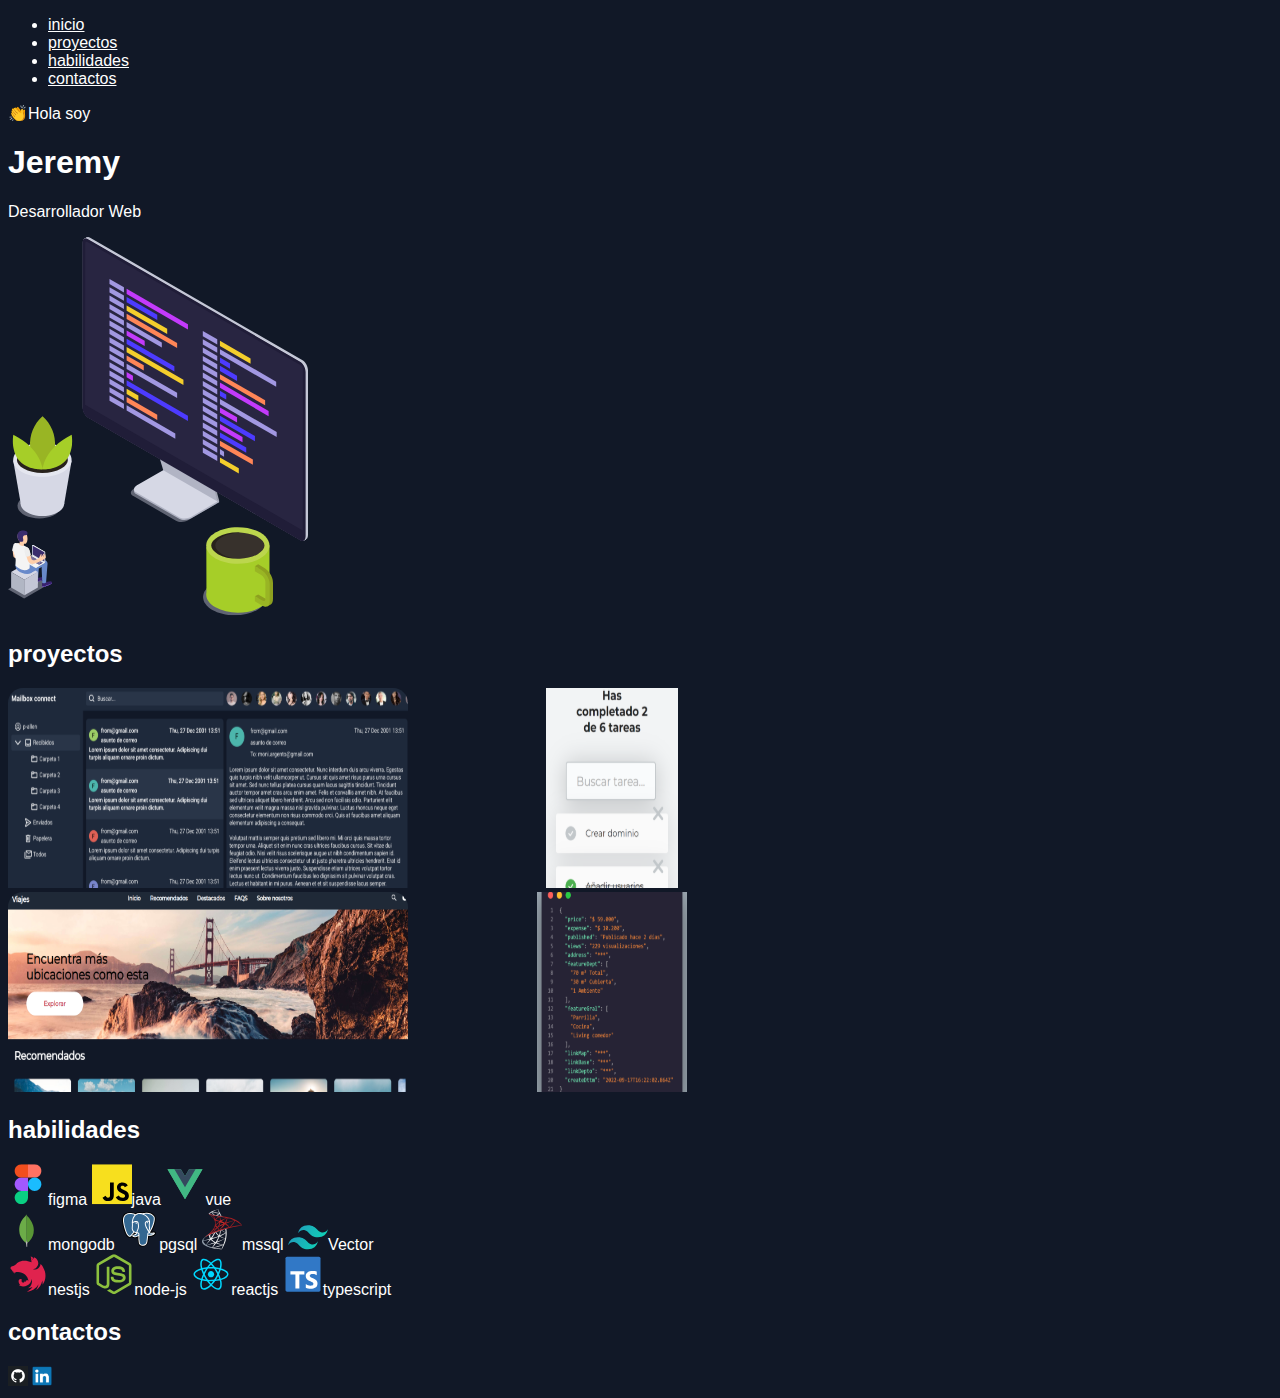
<file: index.html>
<!DOCTYPE html>
<html lang="en">
  <head>
    <meta charset="UTF-8" />
    <meta name="viewport" content="width=device-width, initial-scale=1.0" />
    <!--LAS ETIQUETAS PARA EL SEO-->
    <meta property="og:title" content="Jeremy Hasael - Mi primer portafolio" />
    <meta
      property="og:description"
      content="este es mi primer portafolio web, donde subire mis proyectos"
    />
    <meta
      property="og:image"
      content="https://img.freepik.com/fotos-premium/imagen-fondo_910766-170.jpg"
    />
    <meta property="og:type" content="website" />
    <meta name="keywords" content="Jeremy hasael, javascript, tecsup, codigo, full stack" />
    <title>Mi portafolio web</title>
  </head>
  <style>
    * {
      background-color: #111827;
      color: white;
      font-family: helvetica, sans-serif;
    }
  </style>

  <body>
    <nav>
      <ul>
        <li><a href="#"> inicio</a></li>
        <li><a href="#"> proyectos</a></li>
        <li><a href="#"> habilidades</a></li>
        <li><a href="#"> contactos</a></li>
      </ul>
    </nav>
    <section>
      <div>
        <p>👏Hola soy</p>
        <h1>Jeremy</h1>
        <p>Desarrollador Web</p>
      </div>
      <div>
        <img src="./imagenes/landing/coding.svg" alt="" />
      </div>
    </section>
    <section>
      <h2>proyectos</h2>
      <div>
        <div>
          <img src="./imagenes/projec/chats.svg" alt="" />
          <img src="./imagenes/projec/listapi.svg" alt="" />
        </div>
        <div>
          <img src="./imagenes/projec/paisajecontexto.svg" alt="" />
          <img src="./imagenes/projec/progamancio.svg" alt="" />
        </div>
      </div>
    </section>
    <section>
      <h2>habilidades</h2>
      <div>
        <div>
          <span>
            <img src="./imagenes/habilidades/figma.svg" alt="" />figma
          </span>
          <span
            ><img
              src="./imagenes/habilidades/javascript.svg"
              alt=""
            />java</span
          >
          <span><img src="./imagenes/habilidades/vue.svg" alt="" />vue</span>
        </div>
        <div>
          <span
            ><img
              src="./imagenes/habilidades/mongodb.svg"
              alt=""
            />mongodb</span
          >
          <span
            ><img src="./imagenes/habilidades/pgsql.svg" alt="" />pgsql</span
          >
          <span
            ><img src="./imagenes/habilidades/mssql.svg" alt="" />mssql</span
          >
          <span
            ><img src="./imagenes/habilidades/Vector.svg" alt="" />Vector</span
          >
        </div>
        <div>
          <span
            ><img src="./imagenes/habilidades/nestjs.svg" alt="" />nestjs</span
          >
          <span
            ><img
              src="./imagenes/habilidades/node-js.svg"
              alt=""
            />node-js</span
          >
          <span
            ><img
              src="./imagenes/habilidades/reactjs.svg"
              alt=""
            />reactjs</span
          >
          <span
            ><img
              src="./imagenes/habilidades/typescript.svg"
              alt=""
            />typescript</span
          >
        </div>
      </div>
    </section>
    <section>
      <h2>contactos</h2>
      <div>
        <img
          src="./imagenes/contac/github-6980894_1280.webp"
          height="20"
          width="20"
          alt=""
        />
        <img
          src="./imagenes/contac/logotipo-oficial-linkedin-2014.webp"
          width="20"
          height="20"
          alt=""
        />
      </div>
    </section>
  </body>
</html>
</file>
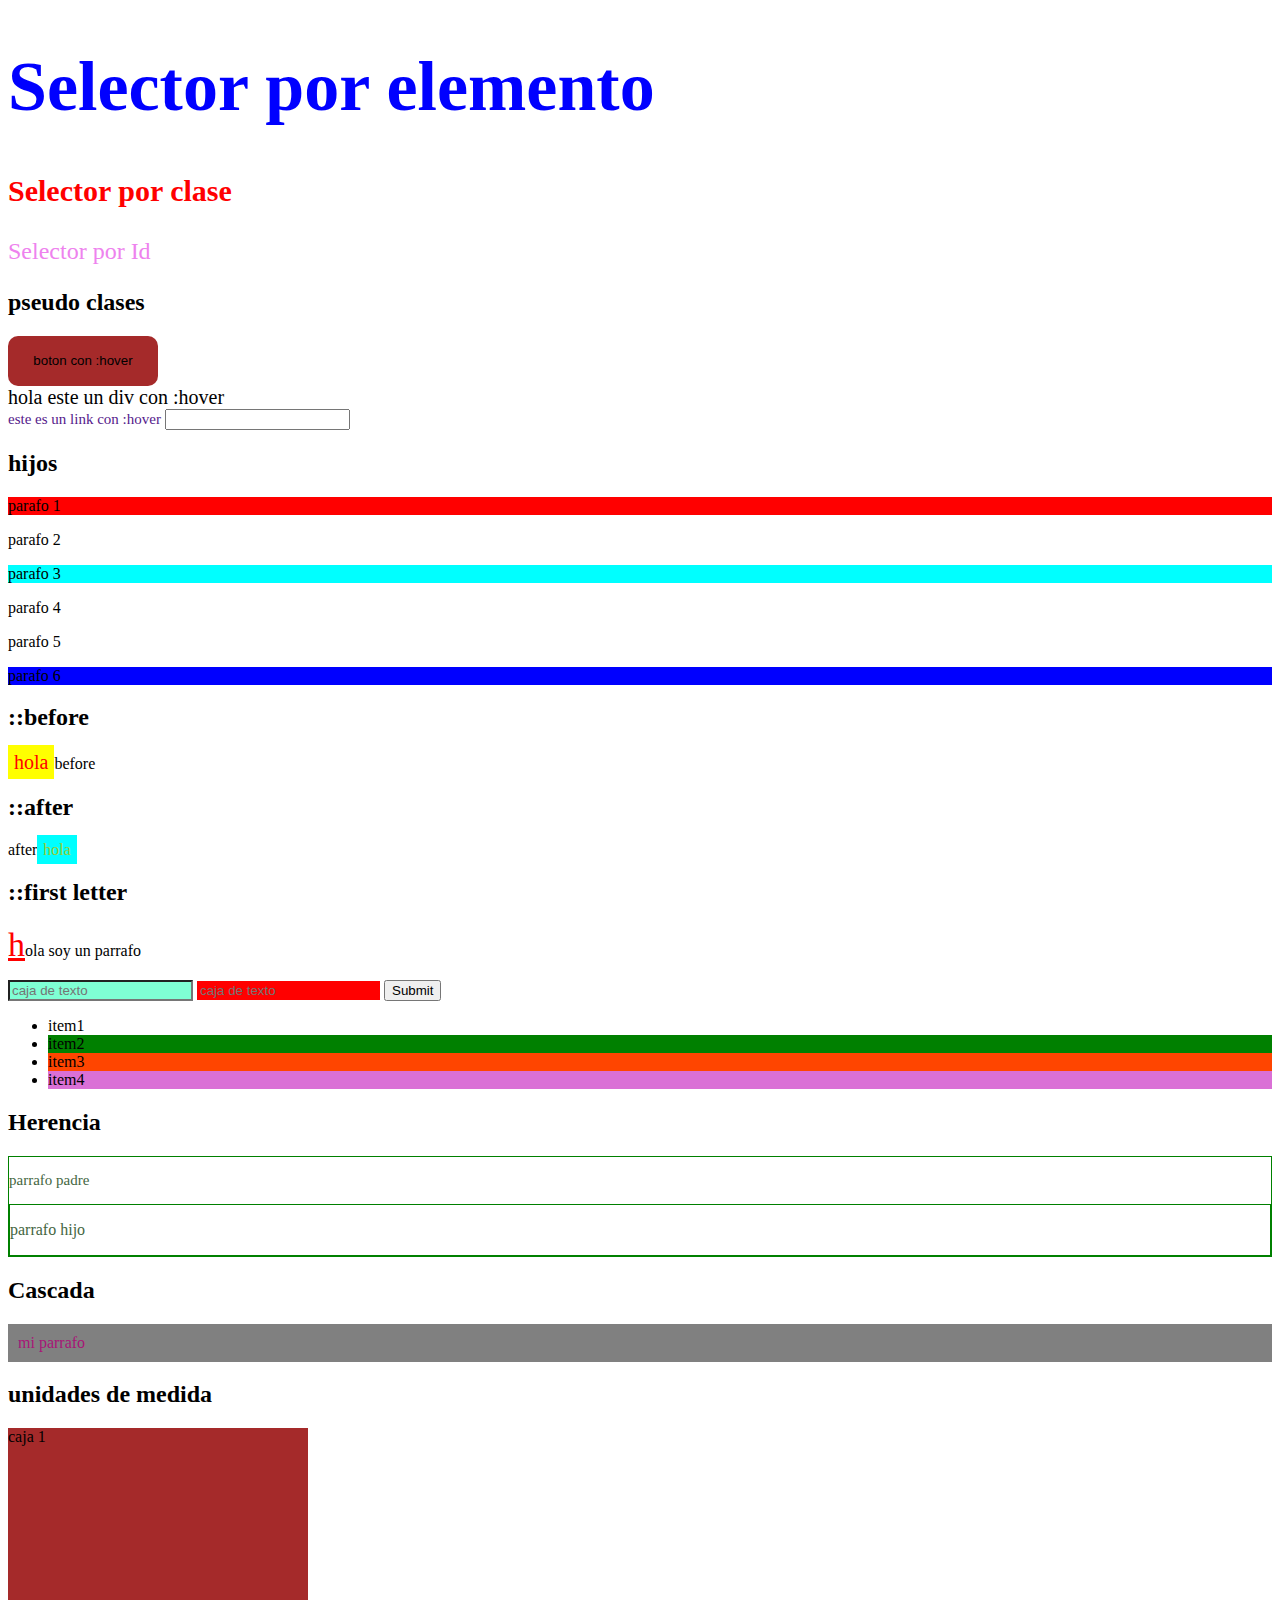
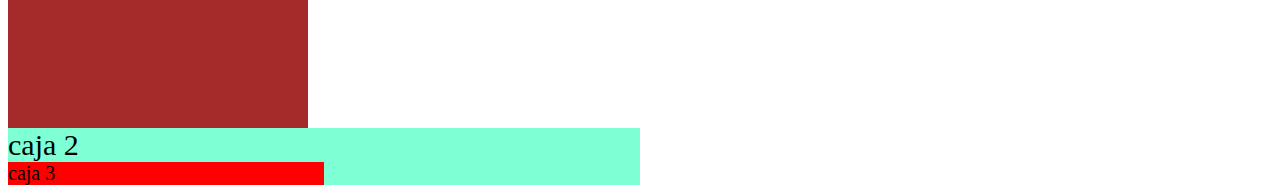
<file: semana2/dia2/index.html>
<!DOCTYPE html>
<html lang="en">
<head>
    <meta charset="UTF-8">
    <meta name="viewport" content="width=device-width, initial-scale=1.0">
    <title>Aprendiendo CSS</title>
    <link rel="stylesheet" href="./styles.css">
    <!-- <style>
        body {
            background-color: blueviolet;
        }
    </style> -->
</head>
<body>
    <!-- <p style="font-size: 30px;">soy un texto</p> -->

    <!-- selectores -->
    <h1>Selector por elemento</h1>
    <h3 class="selector-clase">Selector por clase</h3>
    <p id="selector-id">Selector por Id</p> 

    <!-- pseudo clases -->
    <h2>pseudo clases</h2>
    <button>boton con :hover</button>
    <div class="pseudo-clase-hover">hola este un div con :hover</div>
    <a class="pseudoc-clase-link-hover" href="">este es un link con :hover</a>
    <input type="text">
        
    <h2>hijos</h2>
    <div class="hijos-pseudo">
        <p class="p">parafo 1</p>
        <p class="p">parafo 2</p>
        <p class="p">parafo 3</p>
        <p class="p">parafo 4</p>
        <p class="p">parafo 5</p>
        <p class="p">parafo 6</p>
    </div>
        <!-- pseudo elementos -->
        <h2>::before</h2>
        <div class="prueba-before">before</div>
        <h2>::after</h2>
        <div class="prueba-after">after</div>
        <h2>::first letter</h2>
        <p class="prueba-first-letter">hola soy un parrafo</p>

        <!-- pseudo clase de falidacion -->

        <form action="">
            <input class="input1" type="text" placeholder="caja de texto">
            <input class="input1" type="text" placeholder="caja de texto" required> 
            <input  type="submit" >
        </form>
        <!-- selectores combinados y muliples -->
        <div class="padre">
            <ul>
                <li>item1</li>
                <li class="seleciona-este-li">item2</li>
                <li>item3</li>
                <li>item4</li>
            </ul>
        </div>
        
        <!-- herencia -->
        <h2>Herencia</h2>
        <div class="container">
            <p>parrafo padre</p>
            <div class="child">
                <p>parrafo hijo</p>
            </div>
        </div>

        <!-- cascada -->
        <h2>Cascada</h2>
        <div class="miparrafo">mi parrafo</div>

        <!-- unidades de medida -->
        <h2>unidades de medida</h2>
        <div class="caja1">caja 1</div>
        <div class="caja2">
            caja 2
        <div class="caja3">caja 3</div>
        </div>
</body>
</html>
</file>
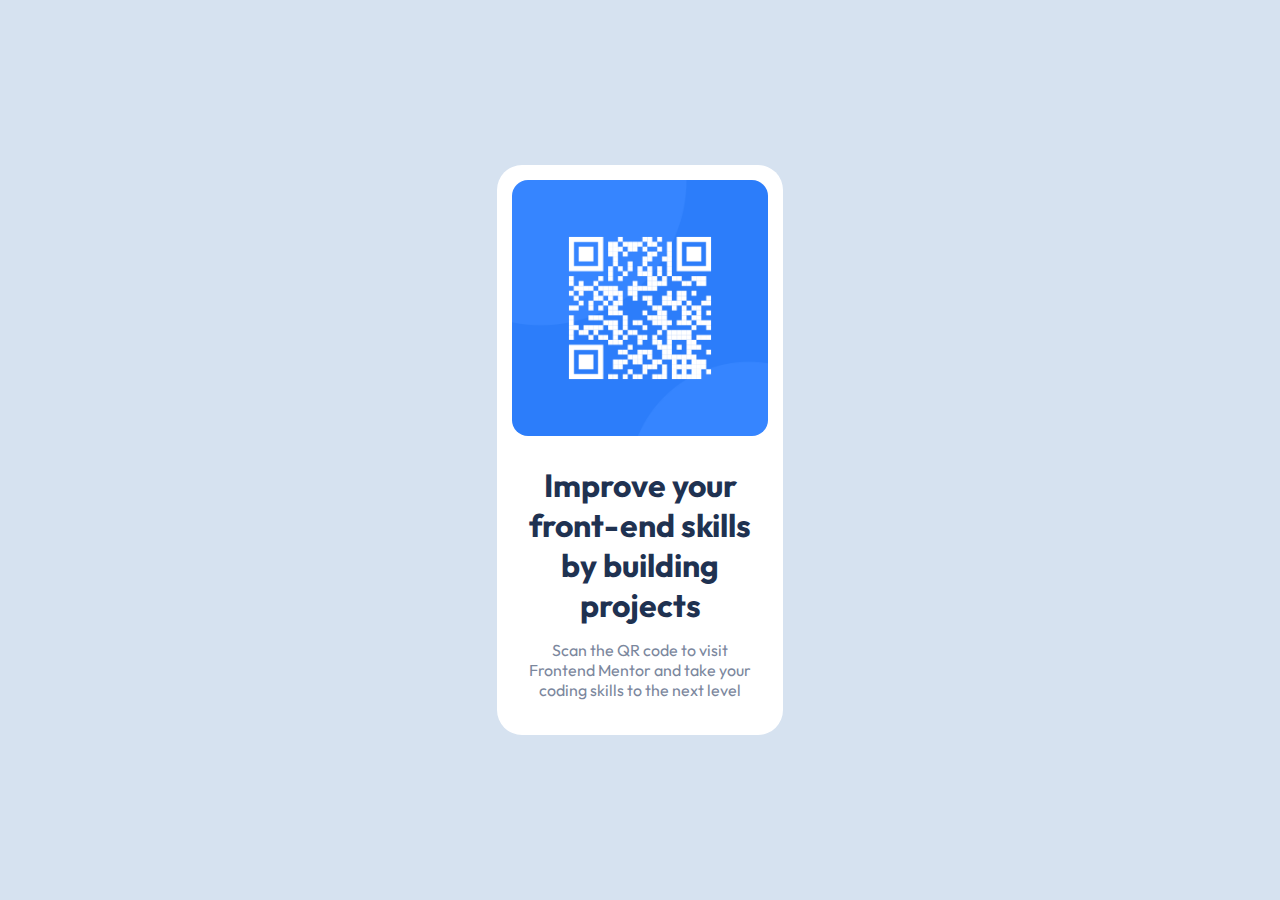
<file: semana3/reto-1/index.html>
<!DOCTYPE html>
<html lang="en">
<head>
    <meta charset="UTF-8">
    <meta name="viewport" content="width=device-width, initial-scale=1.0">
    <title>Reto 1</title>
    <link rel="preconnect" href="https://fonts.googleapis.com" />
    <link rel="preconnect" href="https://fonts.gstatic.com" crossorigin />
    <link
      href="https://fonts.googleapis.com/css2?family=Outfit:wght@400;700&display=swap"
      rel="stylesheet"
    />
    <link rel="stylesheet" href="./css/styles.css"/>
</head>
<body>
    <section class="container">
        <div class="box">
            <img class="img" src="./images/image-qr-code.png" alt="">
            <div>
            <h1 class="title">Improve your front-end skills by building projects</h1>
            <p class="description">
                Scan the QR code to visit Frontend
                Mentor and take your coding skills to the next level 
            </p>
            </div>
        </div>
    </section>
</body>
</html>
</file>
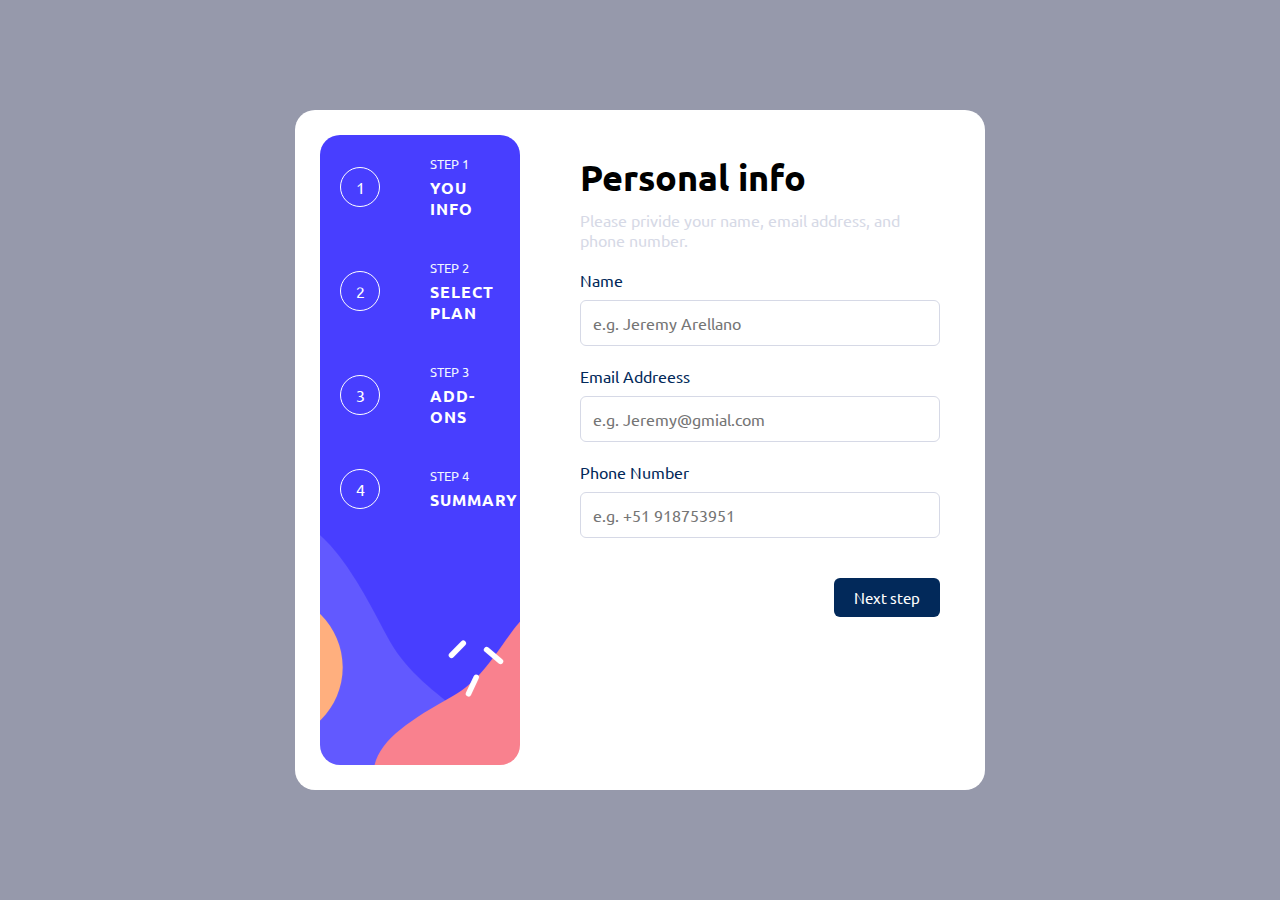
<file: semana3/reto-2/index.html>
<!DOCTYPE html>
<html lang="en">
  <head>
    <meta charset="UTF-8" />
    <meta name="viewport" content="width=device-width, initial-scale=1.0" />
    <title>Retos</title>
    <link rel="stylesheet" href="../reto-2/css/fonts.css" />
    <link rel="stylesheet" href="../reto-2/css/styles.css" />
  </head>

  <body>
    <section class="container flex">
      <div class="container_box flex radius-md p-25">
        <div class="radius-md p-20 steps__container">
          <div class="flex step_container text-white uppercase">
            <div>
              <span class="step_circle">1</span>
            </div>
            <div>
              <p class="step_title">step 1</p>
              <p class="step_description">you info</p>
            </div>
          </div>

          <div class="flex step_container text-white uppercase">
            <div>
              <span class="step_circle">2</span>
            </div>
            <div>
              <p class="step_title">step 2</p>
              <p class="step_description">Select plan</p>
            </div>
          </div>

          <div class="flex step_container text-white uppercase">
            <div>
              <span class="step_circle">3</span>
            </div>
            <div>
              <p class="step_title">step 3</p>
              <p class="step_description">ADD-ons</p>
            </div>
          </div>

          <div class="flex step_container text-white uppercase">
            <div>
              <span class="step_circle">4</span>
            </div>
            <div>
              <p class="step_title">step 4</p>
              <p class="step_description">Summary</p>
            </div>
          </div>
        </div>
        <div class="p-20">
          <div class="container__info">
            <h1 class="title__info">Personal info</h1>
            <p class="description__info">
              Please privide your name, email address, and phone number.
            </p>
            <form action="">
              <label class="container__input" for="">
                <span>Name</span>
                <input
                  type="text"
                  autocomplete="new-password"
                  placeholder="e.g. Jeremy Arellano"
                />
              </label>

              <label class="container__input" for="">
                <span>Email Addreess</span>
                <input
                  type="email"
                  autocomplete="new-password"
                  placeholder="e.g. Jeremy@gmial.com"
                />
              </label>

              <label class="container__input" for="">
                <span>Phone Number</span>
                <input
                  type="tel"
                  autocomplete="new-password"
                  placeholder="e.g. +51 918753951"
                />
              </label>
              <div class="container__button">
                <button class="button__info text-white"> Next step</button>
              </div>
            </form>
          </div>
        </div>
      </div>
    </section>
  </body>
</html>
</file>
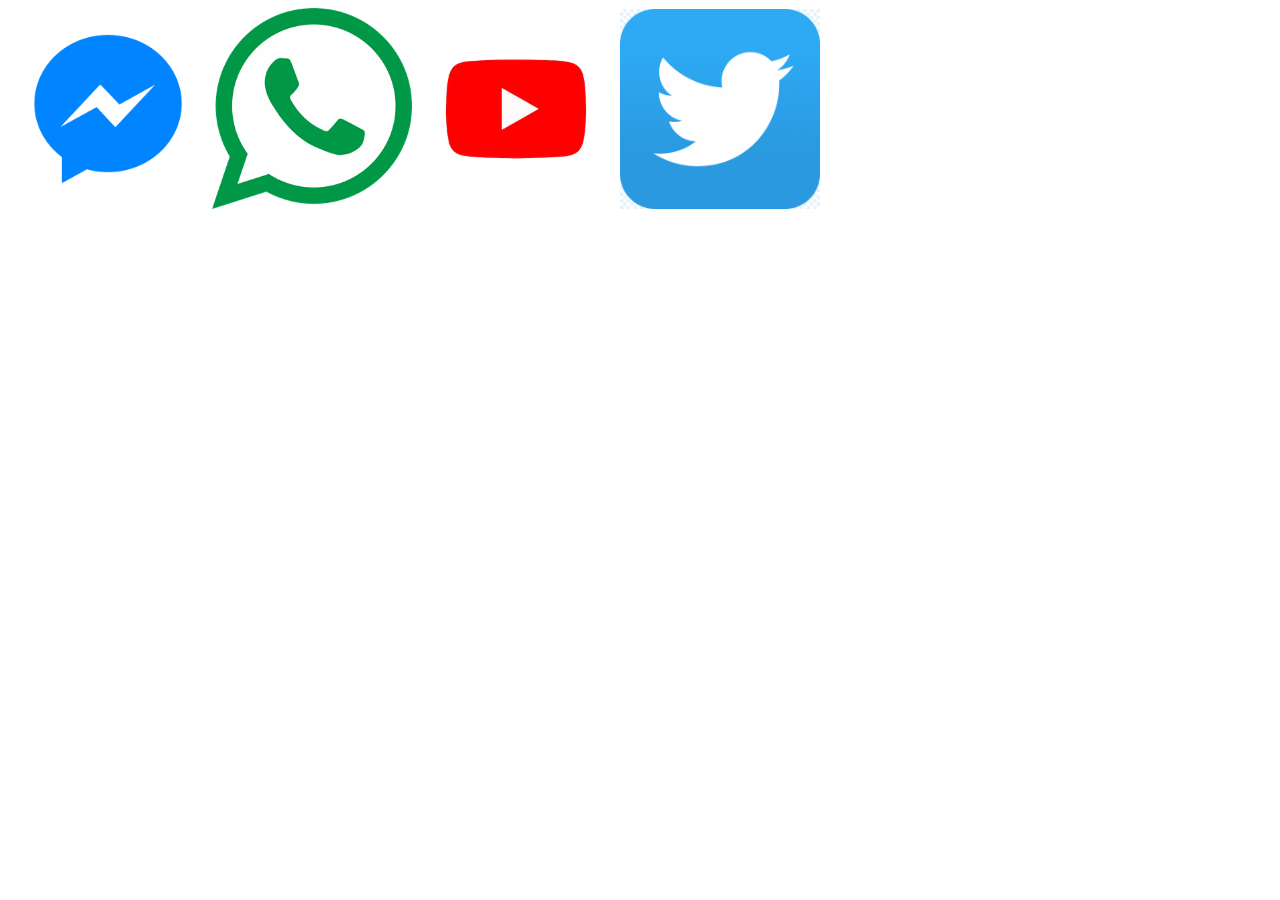
<file: galeria.html>
<!DOCTYPE html>
<html lang="en">
  <head>
    <meta charset="UTF-8" />
    <meta name="viewport" content="width=device-width, initial-scale=1.0" />
    <title>Document</title>
  </head>
  <style>
    a {
      text-decoration: none;
    }
    img {
        width: 200px;
    }
  </style>
  <body>
    <section>
      <div>
        <a href="https://messenger.com" target="_blank">
          <img src="/imagenes/social-media/messenger.png" alt=""/>
        </a>
        <a href="https://whatsapp.com" target="_blank">
          <img
            src="/imagenes/social-media/whatsapp-logo-6DD2604E64-seeklogo.com.png"
            alt=""
            
          />
        </a>
        <a href="https://youtube.com" target="_blank">
          <img src="/imagenes/social-media/youtube.avif" alt=""/>
        </a>
        <a href="https://twitter.com" target="_blank">
          <img src="/imagenes/social-media/twiter.png" alt=""/>
        </a>
      </div>
    </section>
  </body>
</html>
</file>
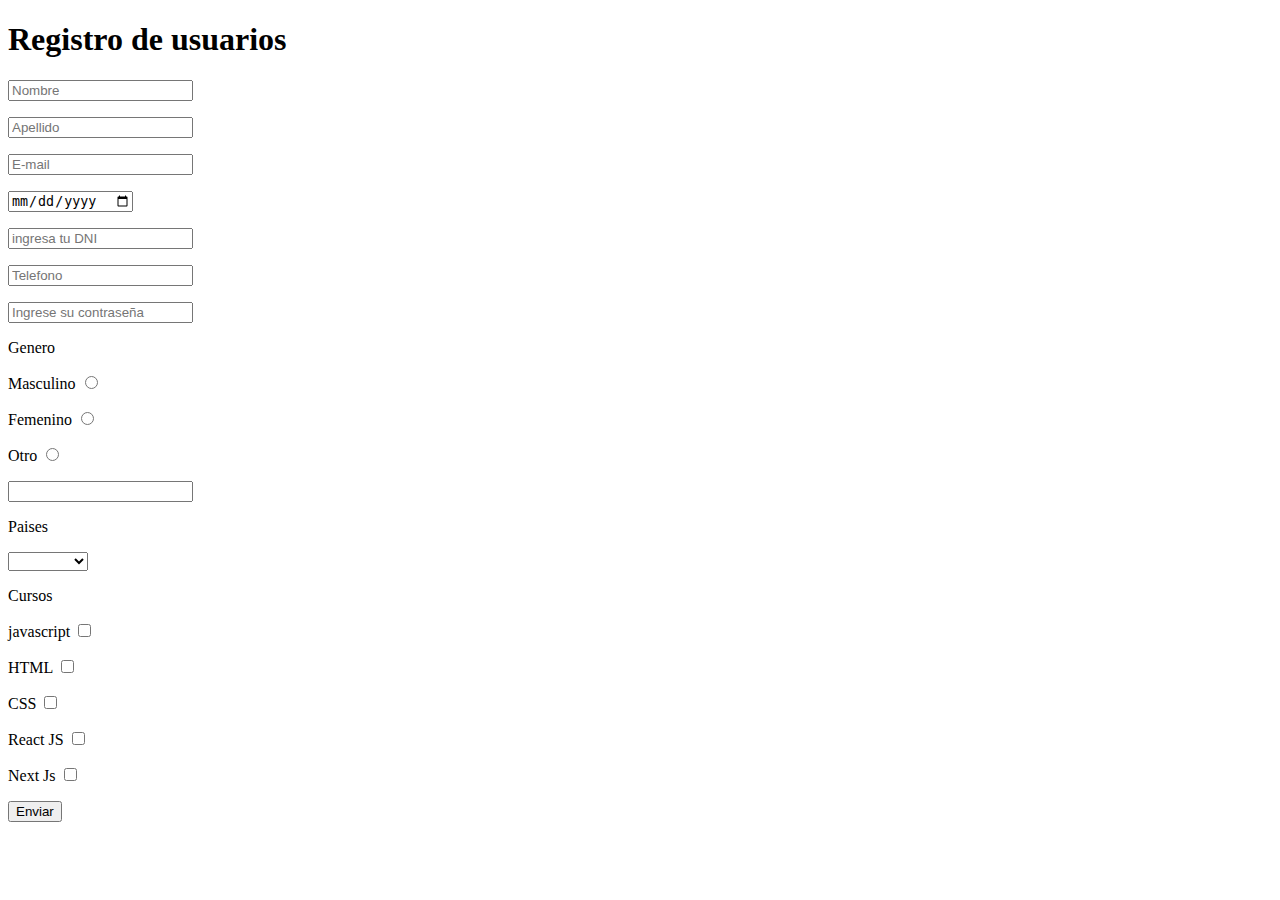
<file: semana2/formularios.html>
<!DOCTYPE html>
<html lang="en">
  <head>
    <meta charset="UTF-8" />
    <meta name="viewport" content="width=device-width, initial-scale=1.0" />
    <title>formularios</title>
  </head>
  <body>
    <h1>Registro de usuarios</h1>

    <form action="">
      <p>
        <input type="text" placeholder="Nombre" name="nombre" />
      </p>
      <p>
        <input type="text" placeholder="Apellido" name="apellido" />
      </p>
      <p>
        <input type="email" placeholder="E-mail" name="correo" />
      </p>
      <p>
        <input
          type="date"
          placeholder="Fecha de namiciento"
          name="fecha_de_nacimiento"
        />
      </p>
      <p>
        <input type="number" placeholder="ingresa tu DNI" />
      </p>
      <p>
        <input type="tel" placeholder="Telefono" name="telefono" />
      </p>
      <p>
        <input
          type="password"
          placeholder="Ingrese su contraseña"
          name="password"
        />
      </p>
      <p>Genero</p>
      <p>
        <label for="">
          Masculino
          <input type="radio" name="genero" value="masculino" />
        </label>
      </p>
      <p>
        <label for="">
          Femenino
          <input type="radio" name="genero" value="femenino" />
        </label>
      </p>
      <p>
        <label for="">
          Otro
          <input type="radio" name="genero" value="otro" />
        </label>
      </p>
      <input type="text" name="PERU" readonly />
      <p>Paises</p>
      <select name="pais" id="">
        <option value="" disabled selected></option>
        <option value="peru">Perú</option>
        <option value="chile">Chile</option>
        <option value="argentina">Argentina</option>
        <option value="colombia">Colombia</option>
      </select>
      <p>Cursos</p>
      <p>javascript <input type="checkbox" name="curso_1" /></p>
      <p>HTML <input type="checkbox" name="curso_2" /></p>
      <p>CSS <input type="checkbox" name="curso_3" /></p>
      <p>React JS <input type="checkbox" name="curso_4" /></p>
      <p>Next Js <input type="checkbox" name="curso_5" /></p>
      <button type="submit">Enviar</button>
    </form>
  </body>
</html>
</file>
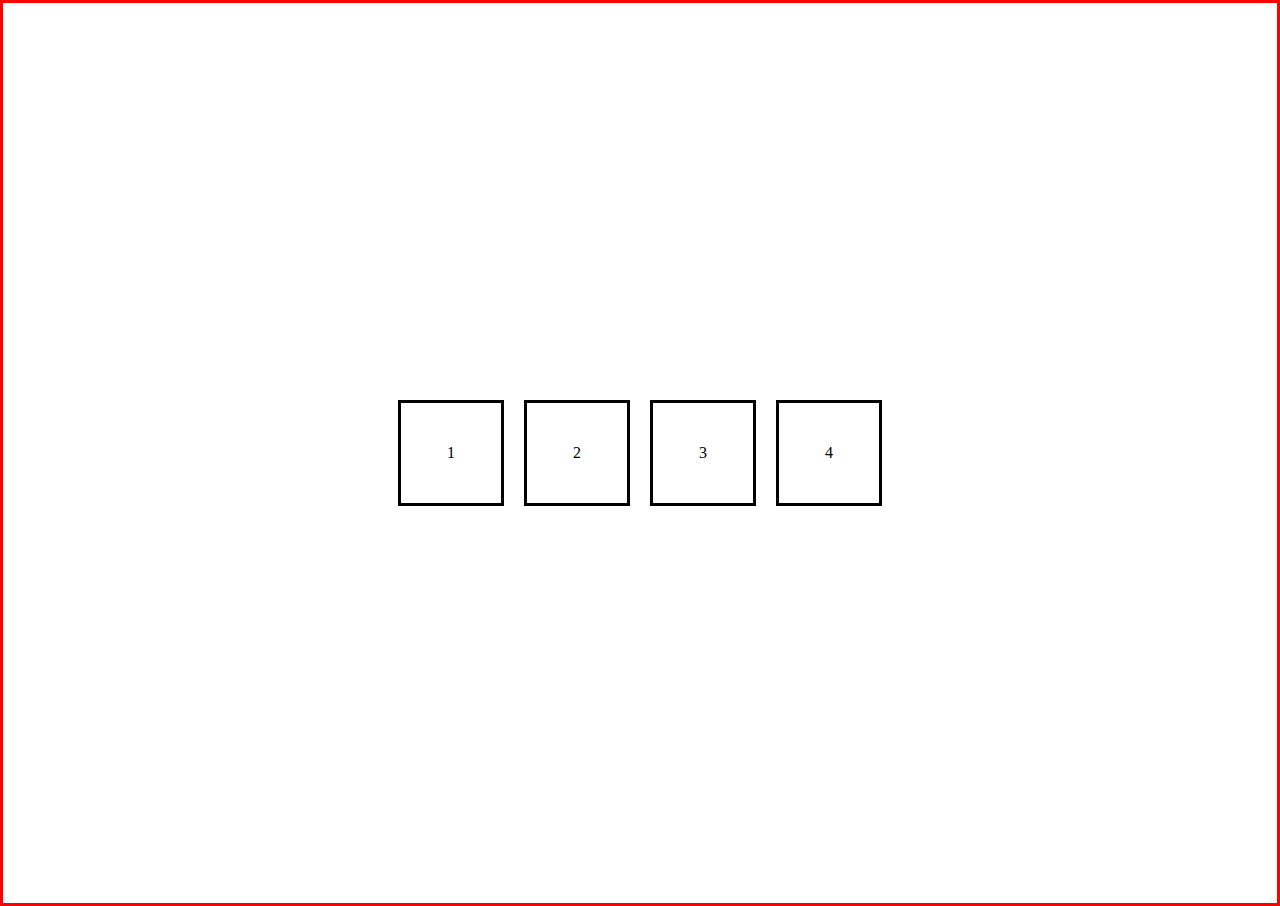
<file: semana3/flex.html>
<!DOCTYPE html>
<html lang="en">
<head>
    <meta charset="UTF-8">
    <meta name="viewport" content="width=device-width, initial-scale=1.0">
    <title>Flex - CSS</title>
    <link rel="stylesheet" href="./flex.css">
</head>
<body>
    <section>
    <div>1</div>
    <div>2</div>
    <div>3</div>
    <div>4</div>
    </section>
</body>
</html>
</file>
<file: semana2/dia2/styles.css>
h1 {
    color: blue;
    font-size: 70px;
}

.selector-clase {
    color: red;
    font-size: 30px;
}

#selector-id {
    color: violet;
    font-size: 24px;
}

button {
    background-color: brown;
    padding: 10px;
    border-radius: 10px;
    width: 150px;
    height: 50px;
    border: none;
    transition: all 1s ease;
}
button:hover {
    background-color: green;
}

.pseudo-clase-hover {
    font-size: 20px;
}
.pseudo-clase-hover:hover {
    color: blue;
    cursor: pointer;
}
.pseudoc-clase-link-hover {
    text-decoration: none;
    font-size: 15px;
}
.pseudoc-clase-link-hover:hover {
    text-decoration: underline;
}
.pseudoc-clase-link-hover:active {
    font-size: 30px;
    color: orange;
}
.pseudoc-clase-link-hover:focus {
    color: chartreuse;
    border: 2px solid #444;
}
input:active {
    background-color: yellow;
}
input:focus {
    background-color: aqua;
}

/*pseudoclase: primer y ultimo hijo*/

.hijos-pseudo p:first-child {
    background-color: red;
}

.hijos-pseudo p:last-child{
    background-color: blue;
}

.hijos-pseudo p:nth-child(3) {
    background-color: aqua;
}
/*before*/
.prueba-before::before {
    content: 'hola';
    color: red;
    font-size: 20px;
    height: 12px;
    width: 12px;
    background-color: yellow;
    padding: 6px;
}
/*after*/
.prueba-after::after {
    content: 'hola';
    color: yellowgreen;
    background-color: aqua;
    width: 12px;
    height: 12px;
    padding: 6px;
}
.prueba-first-letter::first-letter {
    color: red;
    font-size: 34px;
    text-decoration: underline;
}

.input1:required {
    border: 1px solid red;
}

.input1:valid {
    background-color: aquamarine;
    color: white;
}

.input1:invalid {
    background-color: red;
    color: white;
}

.padre ul li:nth-child(3) {
    background-color: orangered;
}

.padre ul .seleciona-este-li {
    background-color: green;
} 
.padre li:nth-child(4) {
    background-color: orchid;
}
.seleciona-este-li {
    background-color: gold;
}

.container {
    color: rgb(68, 102, 63);
    font-size: 15px;
    border: 1px solid green;
}

.child {
    border: inherit;
    font-size: initial;
}

.miparrafo {
    padding:  10px;
    color: red;
}

.miparrafo {
    background-color: grey;
    color: rgb(168, 21, 119);
}

.caja1 {
    background-color: brown;
    width: 300px;
    height: 300px;
}

.caja2 {
    background-color: aquamarine;
    width: 50%;
    font-size: 30px;
}

.caja3 {
    background-color: red;
    width: 50%;
    font-size: 20px;
}
</file>
<file: semana3/reto-1/css/styles.css>
*{
    margin: 0;
    padding: 0;
}
body {
    font-family: "outfit"; sans-serif
}

.container {
    display: flex;
    align-items: center;
    justify-content: center;
    height: 100vh;
    background-color: hsl(212, 45%, 89%); 
}

.box {
    background-color: white;
    padding: 15px;
    border-radius: 25px;
    width: 20%;
    text-align: center;
}

.img {
    width: 100%;
    border-radius: 16px;
}

.title {
    margin-top: 25px;
        color: hsl(218, 44%, 22%)

}
              
.description {
    margin-top: 15px;
    margin-bottom: 20px;
    color: hsl(220, 15%, 55%);
}

.box div {
    padding-left: 10px;
    padding-right: 10px;
}
</file>
<file: semana3/reto-2/css/fonts.css>
@font-face {
    font-family: "Ubuntu";
    src: url("../assets/fonts/Ubuntu-Regular.ttf");
    font-weight: 400;
}

@font-face {
    font-family: "Ubuntu";
    src: url("../assets/fonts/Ubuntu-Medium.ttf");
    font-weight: 500;
}

@font-face {
    font-family: "Ubuntu";
    src: url("../assets/fonts/Ubuntu-Bold.ttf");
    font-weight: 700;
}
</file>
<file: semana3/reto-2/css/styles.css>
* {
    padding: 0;
    margin: 0;
    font-family: "Ubuntu";
}

body {
    font-family: "Ubuntu";
}

.flex {
    display: flex;
}

.radius-md {
    border-radius: 20px;
}

.p-20 {
    padding: 20px;
}

.p-25 {
    padding: 25px;
}
.container {
    background-color: hsl(231, 11%, 63%);
    height: 100vh;
    align-items: center;
    justify-content: center;
}

.container_box {
    background-color: white;
    height: 70vh;
    width: 50%;
    gap: 40px;
}

.container_box > div:first-child {
    width: 25%;
    background: url("../assets/images/bg-sidebar-desktop.svg");
    background-repeat: no-repeat;
    background-size: cover;
    background-position: center;

}

.text-white {
    color: white;
}
.uppercase {
    text-transform: uppercase;
}

.step_container {
    gap: 50px;
    align-items: center;
    margin-bottom: 40px;
}

.step_circle {
    border: solid white 1px;
    padding: 9px;
    border-radius: 50%;
    display: block;
    width: 20px;
    height: 20px;
    text-align: center;
    color: white;
    cursor: pointer;
}

.step_circle:hover {
    color: black;
    background-color: hsl(206, 94%, 87%);
}

.step_title {
    text-transform: uppercase;
    color: hsl(217, 100%, 97%);
    font-size: 13px;
}

.step_description {
    font-weight: bold;
    margin-top: 5px;
    letter-spacing: 1px;
}


.title__info {
    font-size: 36px;
}

.description__info {
    margin-top: 10px;
    color: hsl(229,24% ,87% );
}

.container__input {
    display: flex;
    flex-direction: column;
    gap: 10px;
    margin-top: 20px;
}

.container__input > input {
    font-family: "Ubuntu";
    padding: 12px;
    font-size: 16px;
    border: solid 1px hsl(229, 24%, 87%);
    border-radius: 6px;
    outline: none;
    cursor: pointer;
}

.container__input > span {
    color: hsl(213, 96%, 18%);
}

.container__input > input:hover {
    border: solid 1px hsl(243, 100%, 62%);
}

.container__button {
    margin-top: 40px;
    text-align: right;
}

.button__info {
    border: none;
    background-color: hsl(213, 96%, 18%);
    padding: 10px 20px;
    font-size: 15px;
    font-family: "Ubuntu", sans-serif;
    border-radius: 6px;
}

@media only screen and (max-width: 600px) {

    .p-25 {
        padding: 0;
    }
    .radius-md {
        border-radius: 0;
    }

    .container {
        height: auto;
    }

    .container_box {
        flex-direction: column;
        width: 100%;
        border-radius: 0;
        gap: 0;
    }

    .container_box > div:first-child {
        width: 100%;
        background: url(../assets/images/bg-sidebar-mobile.svg);
        background-repeat: no-repeat;
        background-size: cover;
        min-height: 150px;
    }

    .steps__container {
        display: flex;
        align-items: center;
        justify-content: center;
    }

    .step_container {
        display: flex;
        justify-content: center;
        align-items: center;
        margin-bottom: 0;
    }

    .step_circle{
        height: 10px;
        align-items: center;
        display: flex;
        width: 10px;
    }

    .step_title {
        display: none; 
    }

    .step_description {
        display: none;
    }

}
</file>
<file: semana3/flex.css>
* {
    margin: 0;
    padding: 0;
}

section{
    display: flex;

    justify-content: center;

    align-items: center;

    height: 100vh;
    border: solid red;

}



div {
    border: solid;
    height: 100px;
    width: 100px;
    margin: 10px;
    display: flex;
    align-items: center;
    justify-content: center;
}
</file>
